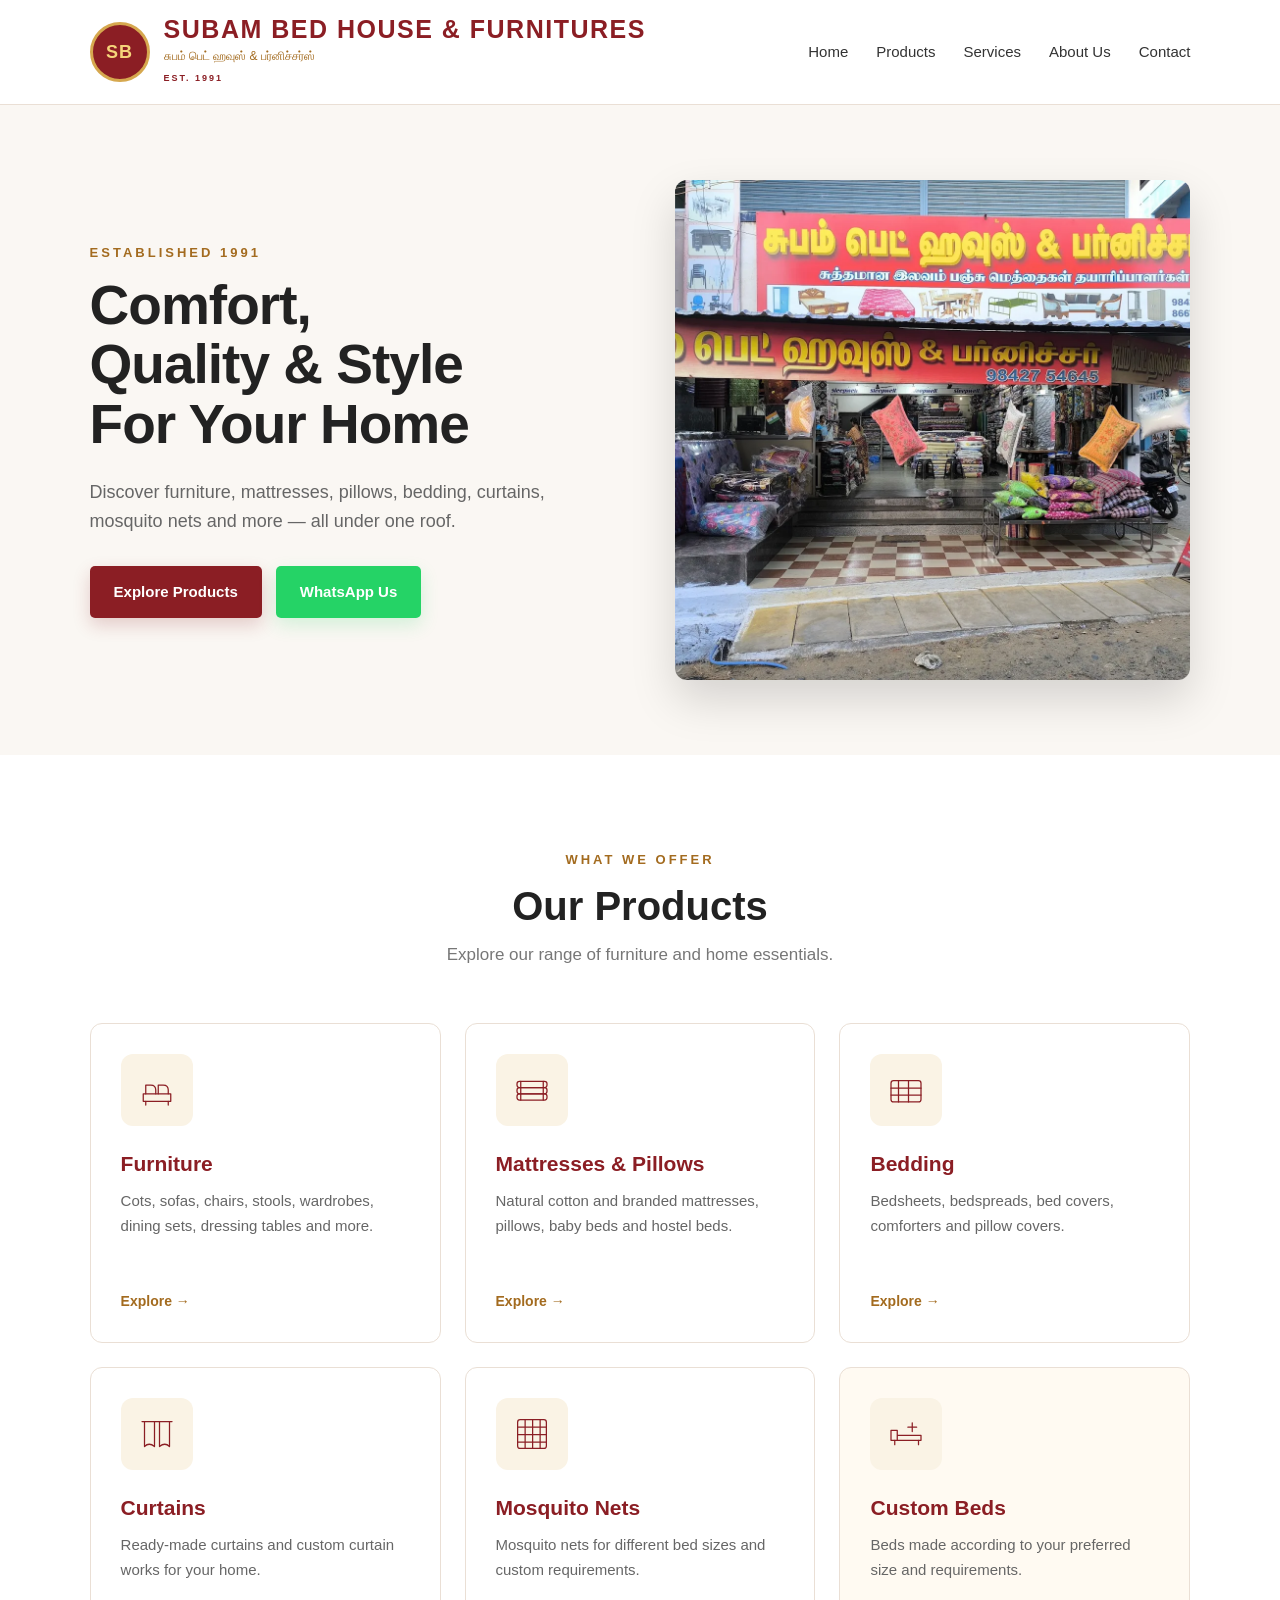
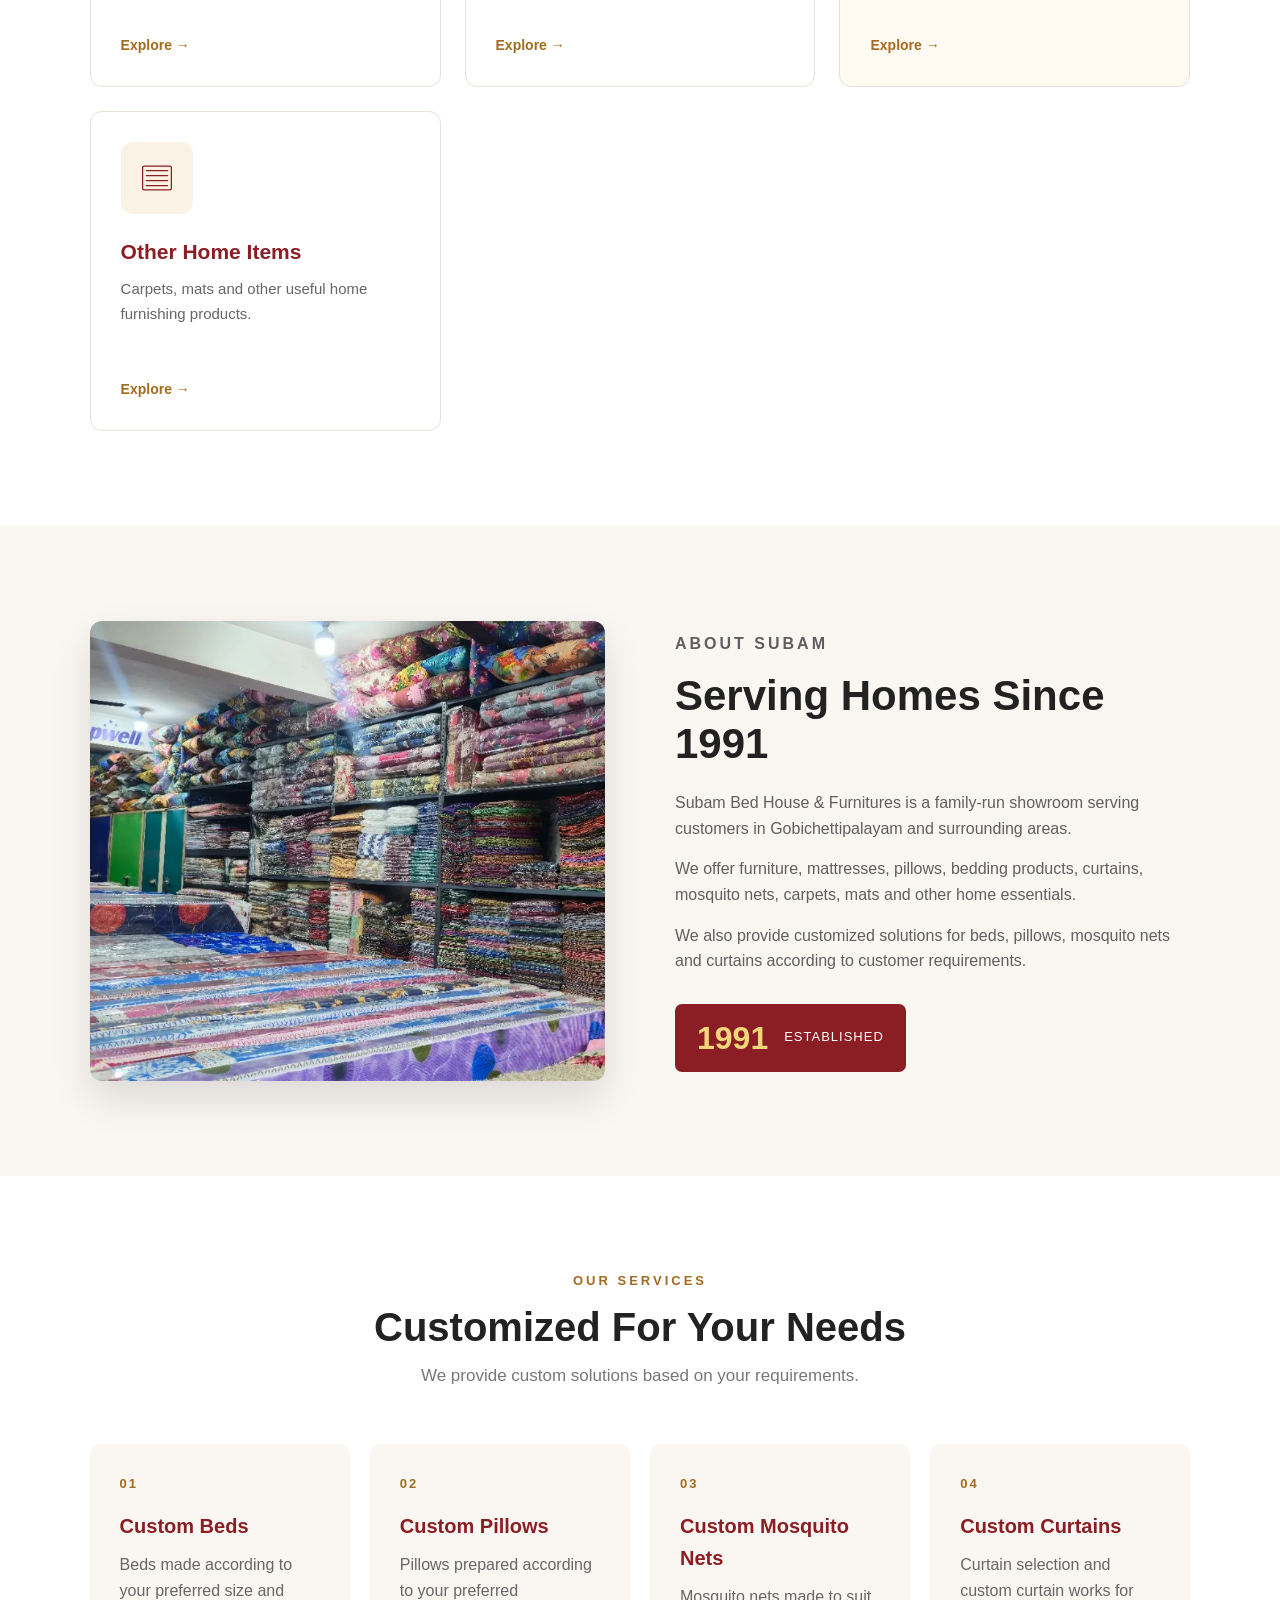
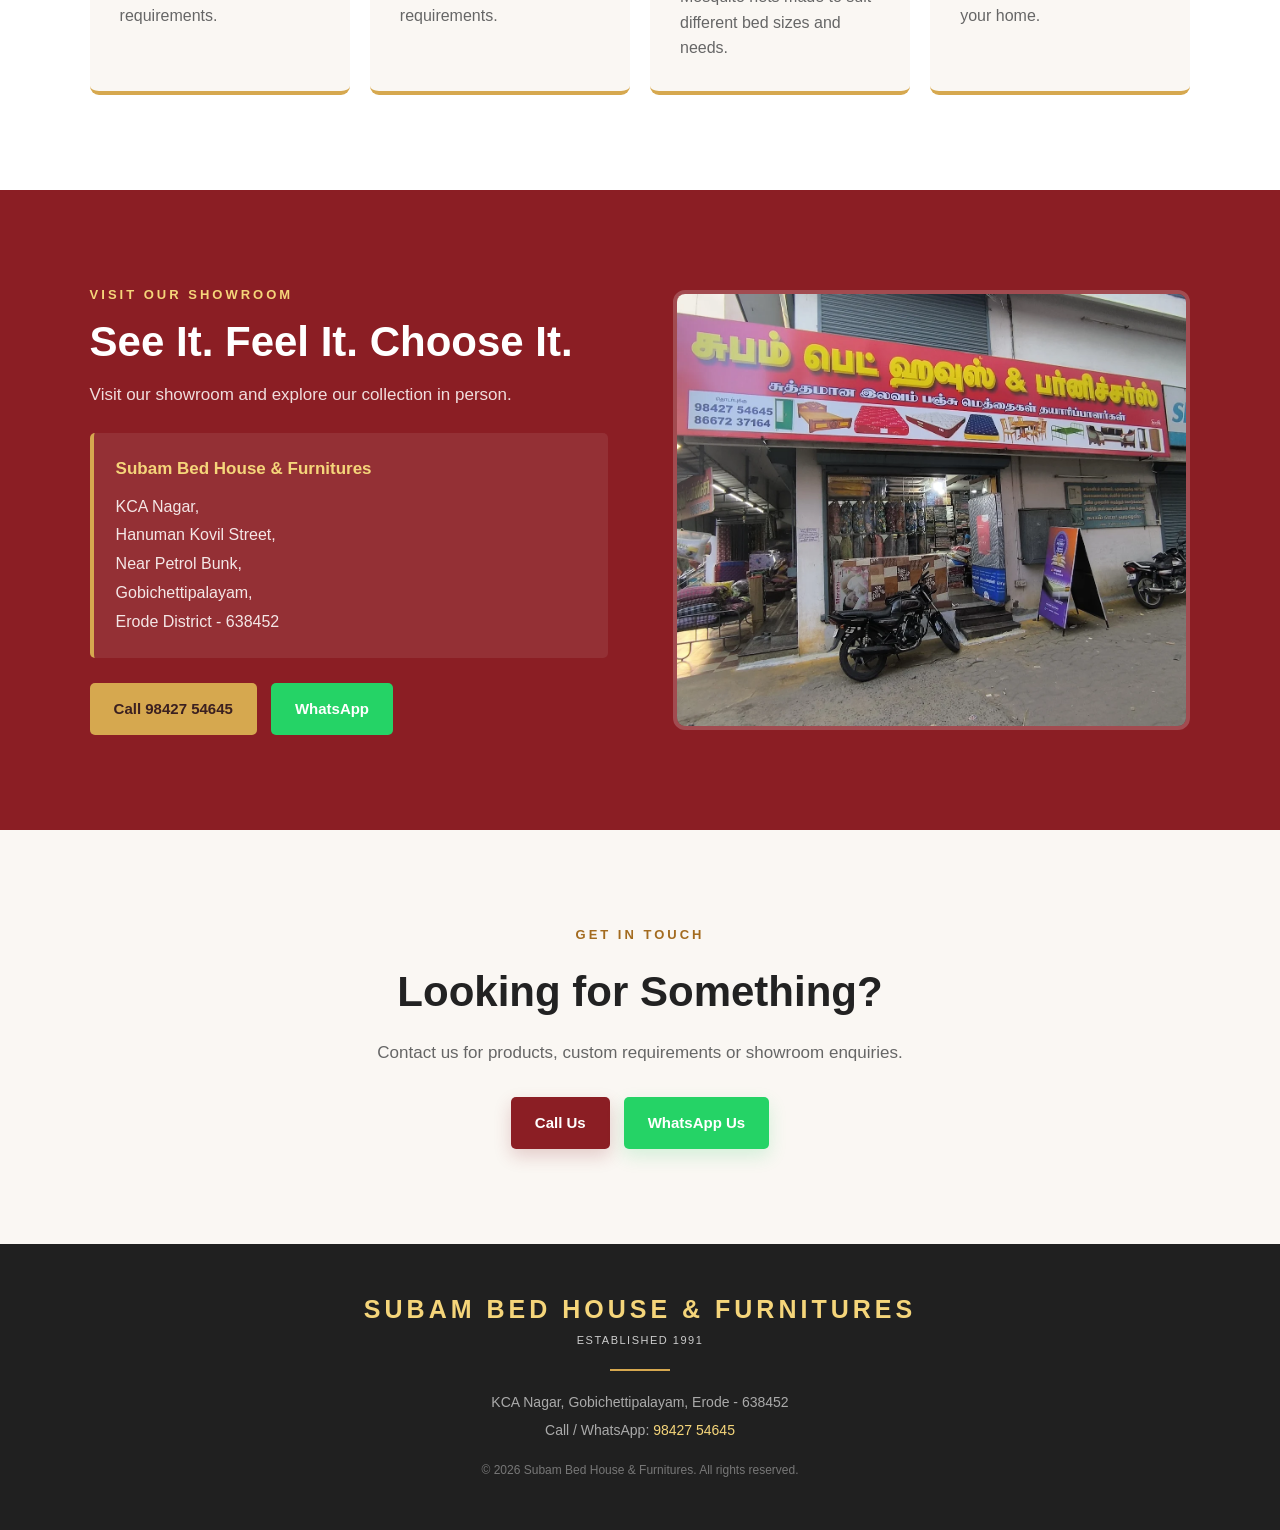
<file: index.html>
<!DOCTYPE html>
<html lang="en">

<head>
    <meta charset="UTF-8">
    <meta name="viewport" content="width=device-width, initial-scale=1.0">

    <title>Subam Bed House & Furnitures | Gobichettipalayam</title>

    <meta name="description"
          content="Subam Bed House & Furnitures - Furniture, mattresses, pillows, bedding, curtains, mosquito nets and other home essentials in Gobichettipalayam. Established 1991.">

    <link rel="stylesheet" href="css/style.css">
</head>

<body>

    <!-- =========================
         HEADER
    ========================== -->
    <header class="header">

        <div class="brand">

            <a href="#home" class="brand-link">

                <div class="brand-icon">
                    <span>SB</span>
                </div>

                <div class="brand-text">

                    <h1>SUBAM BED HOUSE &amp; FURNITURES</h1>

                    <p class="brand-tamil">
                        சுபம் பெட் ஹவுஸ் &amp; பர்னிச்சர்ஸ்
                    </p>

                    <span class="established-badge">
                        EST. 1991
                    </span>

                </div>

            </a>

        </div>


        <nav class="navigation">

            <a href="#home">Home</a>

            <a href="products.html">Products</a>

            <a href="#services">Services</a>

            <a href="#about">About Us</a>

            <a href="#contact">Contact</a>

        </nav>

    </header>


    <!-- =========================
         HERO SECTION
    ========================== -->
    <main>

        <section id="home" class="hero">

            <div class="hero-content">

                <p class="section-label">
                    ESTABLISHED 1991
                </p>

                <h2>
                    Comfort,<br>
                    Quality &amp; Style<br>
                    For Your Home
                </h2>

                <p class="hero-description">
                    Discover furniture, mattresses, pillows,
                    bedding, curtains, mosquito nets and more —
                    all under one roof.
                </p>


                <div class="hero-buttons">

                    <a href="products.html"
                       class="button primary-button">
                        Explore Products
                    </a>

                    <a href="https://wa.me/919842754645"
                       class="button whatsapp-button"
                       target="_blank"
                       rel="noopener">
                        WhatsApp Us
                    </a>

                </div>

            </div>


            <div class="hero-image">

                <img src="images/showroom-front.webp"
                     alt="Subam Bed House & Furnitures showroom">

            </div>

        </section>


        <!-- =========================
             PRODUCTS
        ========================== -->
        <section id="products" class="section products-section">

            <div class="section-heading">

                <p class="section-label">
                    WHAT WE OFFER
                </p>

                <h2>
                    Our Products
                </h2>

                <p>
                    Explore our range of furniture and
                    home essentials.
                </p>

            </div>


            <div class="product-grid">


                <!-- Furniture -->

                <article class="product-card">

                    <div class="product-icon">

                        <svg viewBox="0 0 64 64" aria-hidden="true">
                            <path d="M10 38h44v12H10z"/>
                            <path d="M14 38V24h8c5 0 8 3 8 8v6"/>
                            <path d="M34 38V24h8c5 0 8 3 8 8v6"/>
                            <path d="M14 50v6M50 50v6"/>
                        </svg>

                    </div>

                    <h3>
                        Furniture
                    </h3>

                    <p>
                        Cots, sofas, chairs, stools, wardrobes,
                        dining sets, dressing tables and more.
                    </p>

                    <a href="products.html#furniture"
                       class="view-link">
                        Explore →
                    </a>

                </article>


                <!-- Mattresses & Pillows -->

                <article class="product-card">

                    <div class="product-icon">

                        <svg viewBox="0 0 64 64" aria-hidden="true">
                            <rect x="8" y="18" width="48" height="10" rx="4"/>
                            <rect x="8" y="28" width="48" height="10" rx="4"/>
                            <rect x="8" y="38" width="48" height="10" rx="4"/>
                            <path d="M14 18v30M50 18v30"/>
                        </svg>

                    </div>

                    <h3>
                        Mattresses &amp; Pillows
                    </h3>

                    <p>
                        Natural cotton and branded mattresses,
                        pillows, baby beds and hostel beds.
                    </p>

                    <a href="products.html#mattresses"
                       class="view-link">
                        Explore →
                    </a>

                </article>


                <!-- Bedding -->

                <article class="product-card">

                    <div class="product-icon">

                        <svg viewBox="0 0 64 64" aria-hidden="true">
                            <rect x="8" y="17" width="48" height="34" rx="4"/>
                            <path d="M8 29h48"/>
                            <path d="M8 40h48"/>
                            <path d="M20 17v34"/>
                            <path d="M36 17v34"/>
                        </svg>

                    </div>

                    <h3>
                        Bedding
                    </h3>

                    <p>
                        Bedsheets, bedspreads, bed covers,
                        comforters and pillow covers.
                    </p>

                    <a href="products.html#bedding"
                       class="view-link">
                        Explore →
                    </a>

                </article>


                <!-- Curtains -->

                <article class="product-card">

                    <div class="product-icon">

                        <svg viewBox="0 0 64 64" aria-hidden="true">
                            <path d="M8 12h48"/>
                            <path d="M12 12v40c5-5 10-5 16 0V12"/>
                            <path d="M36 12v40c6-5 11-5 16 0V12"/>
                        </svg>

                    </div>

                    <h3>
                        Curtains
                    </h3>

                    <p>
                        Ready-made curtains and custom
                        curtain works for your home.
                    </p>

                    <a href="products.html#curtains"
                       class="view-link">
                        Explore →
                    </a>

                </article>


                <!-- Mosquito Nets -->

                <article class="product-card">

                    <div class="product-icon">

                        <svg viewBox="0 0 64 64" aria-hidden="true">
                            <rect x="9" y="9" width="46" height="46" rx="4"/>
                            <path d="M9 21h46M9 33h46M9 45h46"/>
                            <path d="M21 9v46M33 9v46M45 9v46"/>
                        </svg>

                    </div>

                    <h3>
                        Mosquito Nets
                    </h3>

                    <p>
                        Mosquito nets for different bed
                        sizes and custom requirements.
                    </p>

                    <a href="products.html#mosquito-nets"
                       class="view-link">
                        Explore →
                    </a>

                </article>


                <!-- Custom Beds -->

                <article class="product-card custom-card">

                    <div class="product-icon">

                        <svg viewBox="0 0 64 64" aria-hidden="true">
                            <path d="M8 42V26h10v16M18 34h38v8M8 42h48"/>
                            <path d="M14 42v7M52 42v7"/>
                            <path d="M42 14v14M35 21h14"/>
                        </svg>

                    </div>

                    <h3>
                        Custom Beds
                    </h3>

                    <p>
                        Beds made according to your
                        preferred size and requirements.
                    </p>

                    <a href="products.html#custom-beds"
                       class="view-link">
                        Explore →
                    </a>

                </article>


                <!-- Other Home Items -->

                <article class="product-card">

                    <div class="product-icon">

                        <svg viewBox="0 0 64 64" aria-hidden="true">
                            <rect x="9" y="13" width="46" height="38" rx="3"/>
                            <path d="M15 20h34M15 28h34M15 36h34M15 44h34"/>
                        </svg>

                    </div>

                    <h3>
                        Other Home Items
                    </h3>

                    <p>
                        Carpets, mats and other useful
                        home furnishing products.
                    </p>

                    <a href="products.html#other-items"
                       class="view-link">
                        Explore →
                    </a>

                </article>

            </div>

        </section>


        <!-- =========================
             ABOUT
        ========================== -->
        <section id="about" class="about-section">

            <div class="about-image">

                <img src="images/showroom-inside.webp"
                     alt="Inside Subam Bed House & Furnitures showroom">

            </div>


            <div class="about-content">

                <p class="section-label">
                    ABOUT SUBAM
                </p>

                <h2>
                    Serving Homes Since 1991
                </h2>

                <p>
                    Subam Bed House &amp; Furnitures is a
                    family-run showroom serving customers
                    in Gobichettipalayam and surrounding areas.
                </p>

                <p>
                    We offer furniture, mattresses, pillows,
                    bedding products, curtains, mosquito nets,
                    carpets, mats and other home essentials.
                </p>

                <p>
                    We also provide customized solutions
                    for beds, pillows, mosquito nets and
                    curtains according to customer requirements.
                </p>


                <div class="experience-box">

                    <strong>1991</strong>

                    <span>
                        Established
                    </span>

                </div>

            </div>

        </section>


        <!-- =========================
             SERVICES
        ========================== -->
        <section id="services" class="section services-section">

            <div class="section-heading">

                <p class="section-label">
                    OUR SERVICES
                </p>

                <h2>
                    Customized For Your Needs
                </h2>

                <p>
                    We provide custom solutions based on
                    your requirements.
                </p>

            </div>


            <div class="service-grid">


                <article class="service-card">

                    <div class="service-number">
                        01
                    </div>

                    <h3>
                        Custom Beds
                    </h3>

                    <p>
                        Beds made according to your
                        preferred size and requirements.
                    </p>

                </article>


                <article class="service-card">

                    <div class="service-number">
                        02
                    </div>

                    <h3>
                        Custom Pillows
                    </h3>

                    <p>
                        Pillows prepared according to
                        your preferred requirements.
                    </p>

                </article>


                <article class="service-card">

                    <div class="service-number">
                        03
                    </div>

                    <h3>
                        Custom Mosquito Nets
                    </h3>

                    <p>
                        Mosquito nets made to suit
                        different bed sizes and needs.
                    </p>

                </article>


                <article class="service-card">

                    <div class="service-number">
                        04
                    </div>

                    <h3>
                        Custom Curtains
                    </h3>

                    <p>
                        Curtain selection and custom
                        curtain works for your home.
                    </p>

                </article>

            </div>

        </section>


        <!-- =========================
             SHOWROOM
        ========================== -->
        <section class="showroom-section">

            <div class="showroom-content">

                <p class="section-label">
                    VISIT OUR SHOWROOM
                </p>

                <h2>
                    See It. Feel It. Choose It.
                </h2>

                <p class="showroom-description">
                    Visit our showroom and explore our
                    collection in person.
                </p>


                <div class="address-card">

                    <strong>
                        Subam Bed House &amp; Furnitures
                    </strong>

                    <p>
                        KCA Nagar,<br>
                        Hanuman Kovil Street,<br>
                        Near Petrol Bunk,<br>
                        Gobichettipalayam,<br>
                        Erode District - 638452
                    </p>

                </div>


                <div class="showroom-buttons">

                    <a href="tel:+919842754645"
                       class="button primary-button">
                        Call 98427 54645
                    </a>

                    <a href="https://wa.me/919842754645"
                       class="button whatsapp-button"
                       target="_blank"
                       rel="noopener">
                        WhatsApp
                    </a>

                </div>

            </div>


            <div class="showroom-image">

                <img src="images/showroom-side.webp"
                     alt="Subam Bed House & Furnitures showroom">

            </div>

        </section>


        <!-- =========================
             CONTACT
        ========================== -->
        <section id="contact" class="contact-section">

            <p class="section-label">
                GET IN TOUCH
            </p>

            <h2>
                Looking for Something?
            </h2>

            <p>
                Contact us for products, custom requirements
                or showroom enquiries.
            </p>


            <div class="contact-buttons">

                <a href="tel:+919842754645"
                   class="button primary-button">
                    Call Us
                </a>

                <a href="https://wa.me/919842754645"
                   class="button whatsapp-button"
                   target="_blank"
                   rel="noopener">
                    WhatsApp Us
                </a>

            </div>

        </section>

    </main>


    <!-- =========================
         FOOTER
    ========================== -->
    <footer class="footer">

        <div class="footer-brand">

            <h3>
                SUBAM BED HOUSE &amp; FURNITURES
            </h3>

            <p>
                ESTABLISHED 1991
            </p>

        </div>


        <div class="footer-divider"></div>


        <p>
            KCA Nagar, Gobichettipalayam,
            Erode - 638452
        </p>

        <p>
            Call / WhatsApp:
            <a href="tel:+919842754645">
                98427 54645
            </a>
        </p>


        <p class="copyright">
            © <span id="current-year"></span>
            Subam Bed House &amp; Furnitures.
            All rights reserved.
        </p>

    </footer>


    <script src="js/app.js"></script>

</body>

</html>
</file>
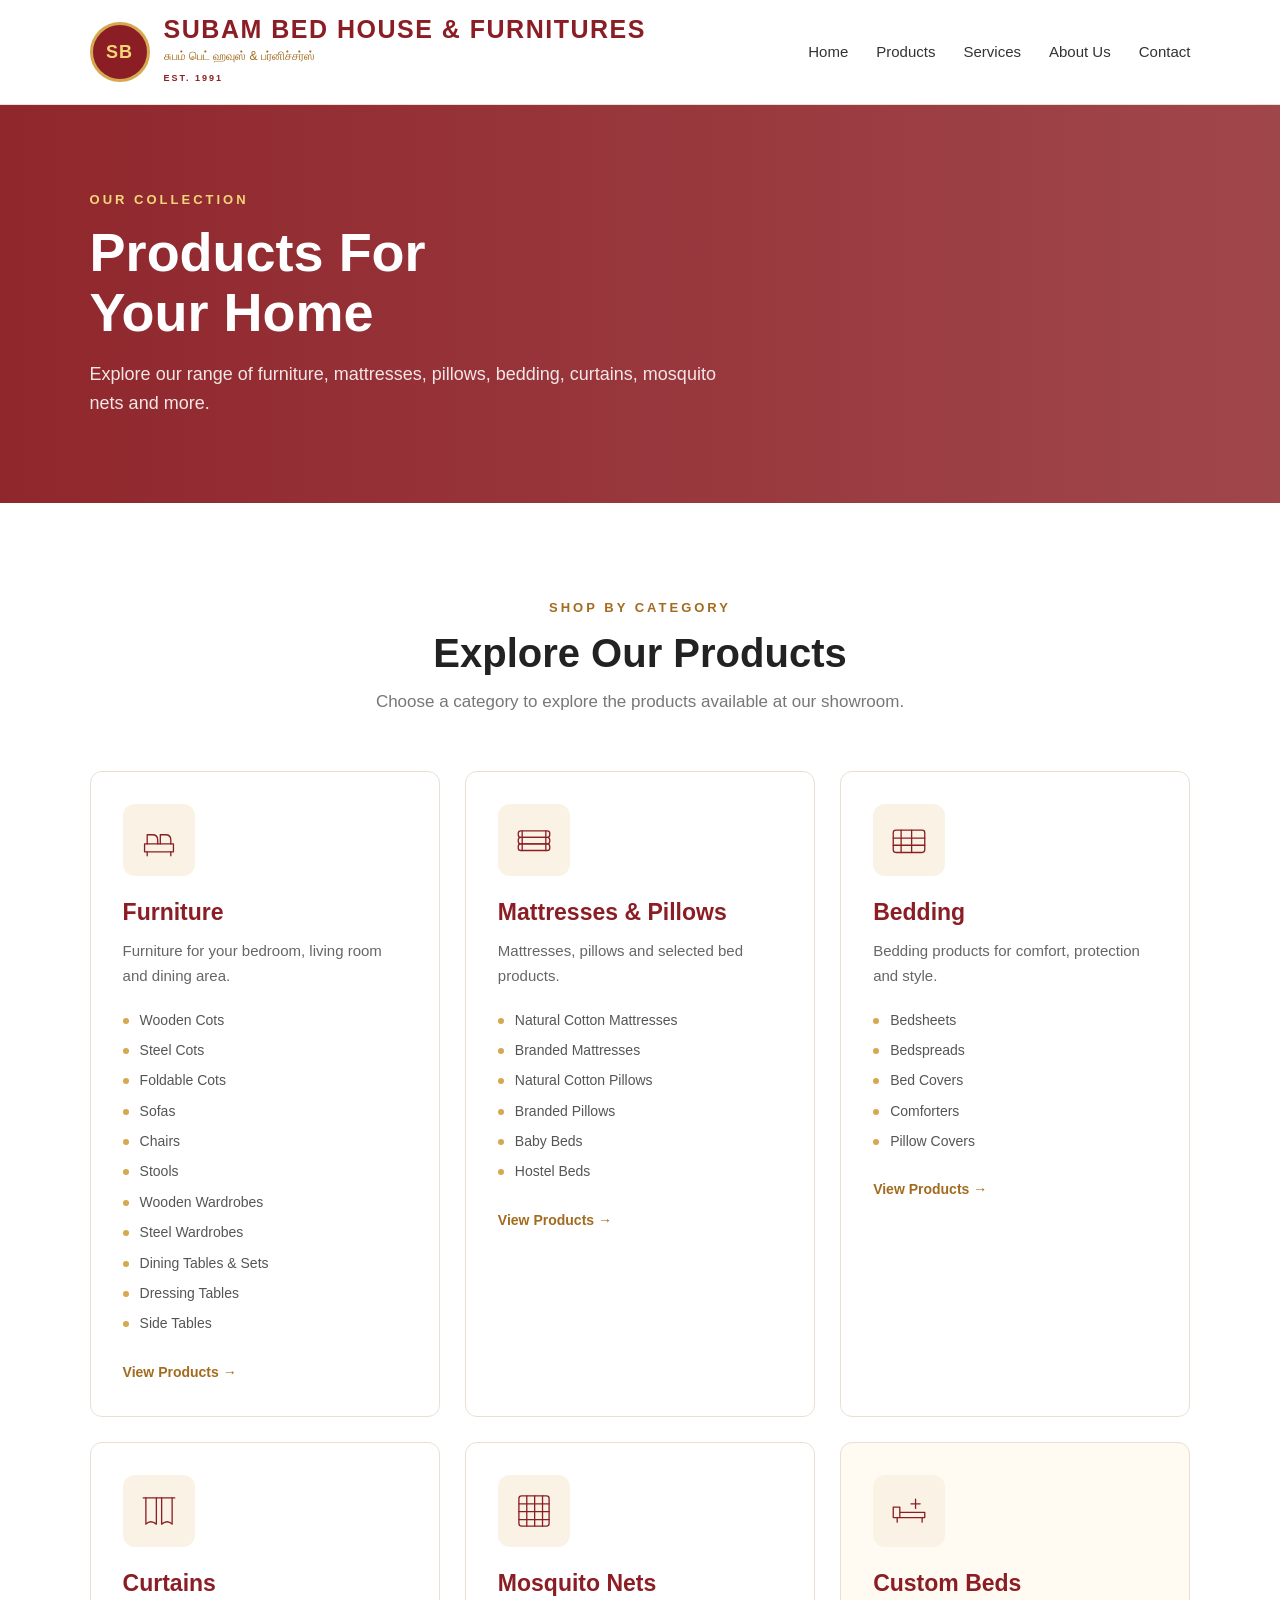
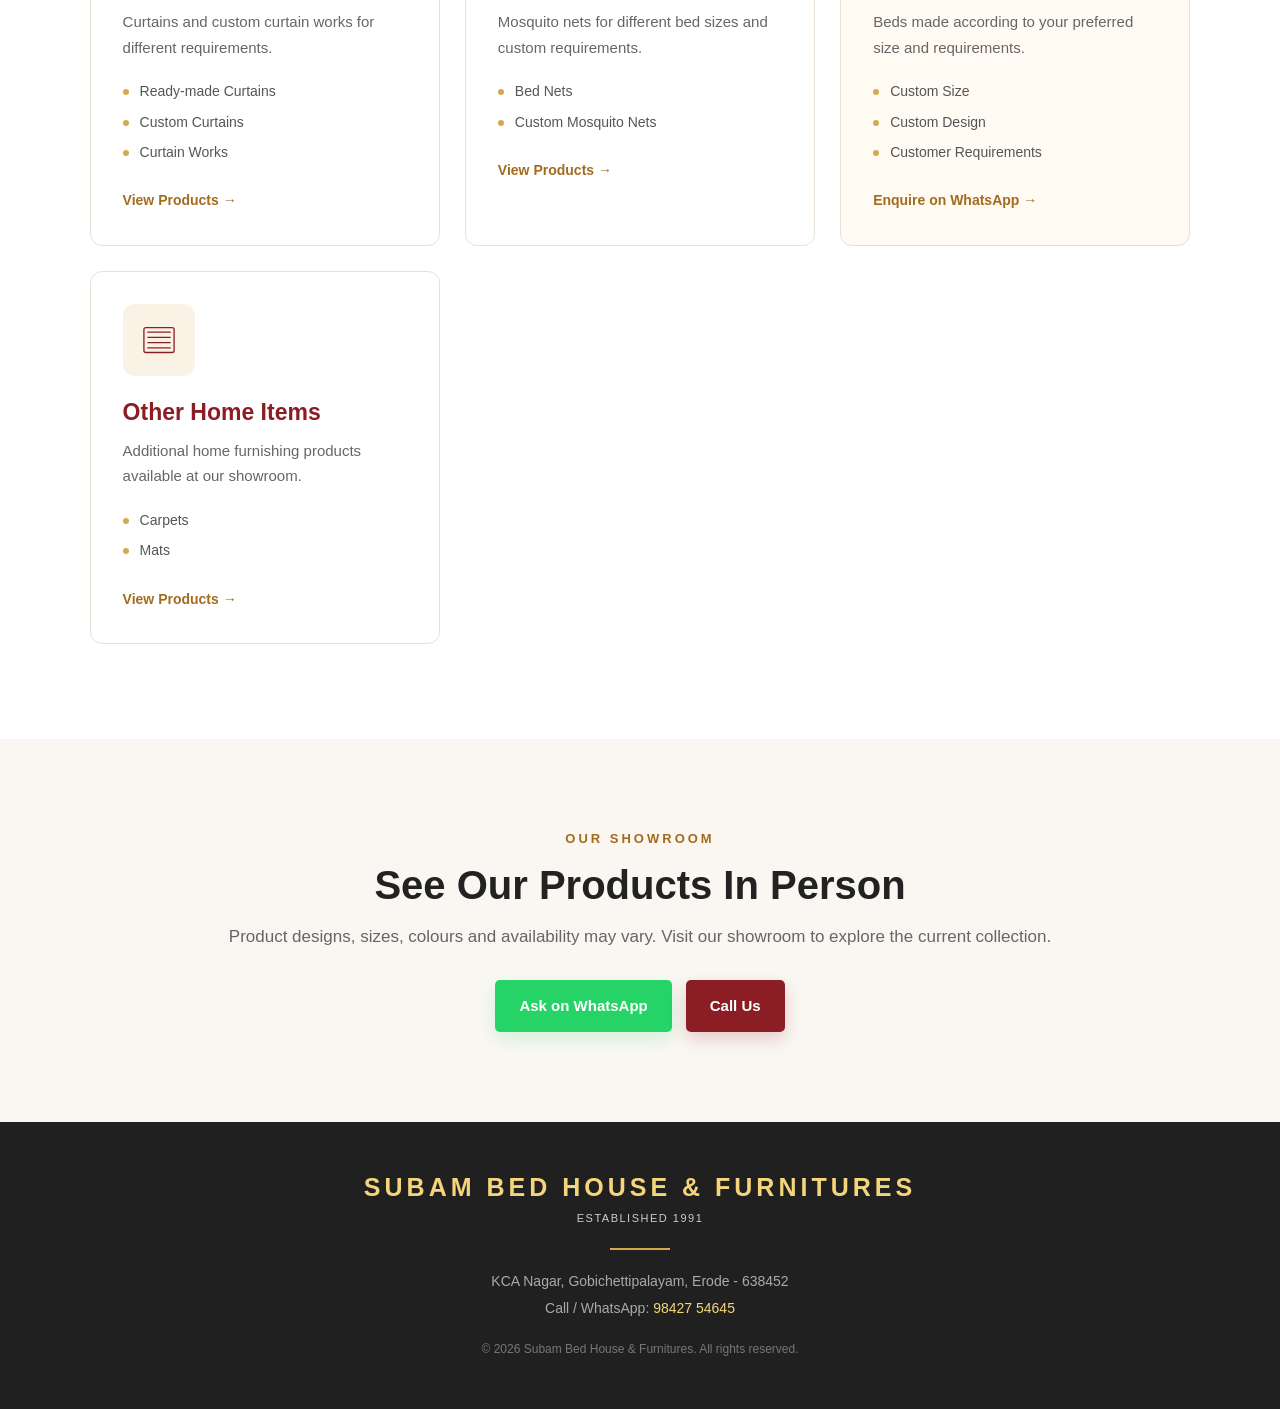
<file: products.html>
<!DOCTYPE html>
<html lang="en">

<head>
    <meta charset="UTF-8">
    <meta name="viewport" content="width=device-width, initial-scale=1.0">

    <title>Products | Subam Bed House & Furnitures</title>

    <meta name="description"
          content="Explore furniture, mattresses, pillows, bedding, curtains, mosquito nets, custom beds and other home items from Subam Bed House & Furnitures.">

    <link rel="stylesheet" href="css/style.css">
</head>

<body>

    <!-- =========================
         HEADER
    ========================== -->
    <header class="header">

        <div class="brand">

            <a href="index.html" class="brand-link">

                <div class="brand-icon">
                    <span>SB</span>
                </div>

                <div class="brand-text">

                    <h1>SUBAM BED HOUSE &amp; FURNITURES</h1>

                    <p class="brand-tamil">
                        சுபம் பெட் ஹவுஸ் &amp; பர்னிச்சர்ஸ்
                    </p>

                    <span class="established-badge">
                        EST. 1991
                    </span>

                </div>

            </a>

        </div>


        <nav class="navigation">

            <a href="index.html">Home</a>

            <a href="products.html">Products</a>

            <a href="index.html#services">Services</a>

            <a href="index.html#about">About Us</a>

            <a href="index.html#contact">Contact</a>

        </nav>

    </header>


    <!-- =========================
         PRODUCTS PAGE
    ========================== -->
    <main>

        <section class="catalogue-hero">

            <div class="catalogue-hero-content">

                <p class="section-label">
                    OUR COLLECTION
                </p>

                <h2>
                    Products For<br>
                    Your Home
                </h2>

                <p>
                    Explore our range of furniture,
                    mattresses, pillows, bedding,
                    curtains, mosquito nets and more.
                </p>

            </div>

        </section>


        <!-- =========================
             CATEGORY SECTION
        ========================== -->
        <section class="catalogue-section">

            <div class="section-heading">

                <p class="section-label">
                    SHOP BY CATEGORY
                </p>

                <h2>
                    Explore Our Products
                </h2>

                <p>
                    Choose a category to explore the
                    products available at our showroom.
                </p>

            </div>


            <div class="catalogue-grid">


                <!-- =========================
                     FURNITURE
                ========================== -->
                <article class="catalogue-card"
                         id="furniture">

                    <div class="catalogue-icon">

                        <svg viewBox="0 0 64 64" aria-hidden="true">
                            <path d="M10 38h44v12H10z"/>
                            <path d="M14 38V24h8c5 0 8 3 8 8v6"/>
                            <path d="M34 38V24h8c5 0 8 3 8 8v6"/>
                            <path d="M14 50v6M50 50v6"/>
                        </svg>

                    </div>


                    <h3>
                        Furniture
                    </h3>

                    <p>
                        Furniture for your bedroom, living room
                        and dining area.
                    </p>


                    <div class="catalogue-items">

                        <span>Wooden Cots</span>

                        <span>Steel Cots</span>

                        <span>Foldable Cots</span>

                        <span>Sofas</span>

                        <span>Chairs</span>

                        <span>Stools</span>

                        <span>Wooden Wardrobes</span>

                        <span>Steel Wardrobes</span>

                        <span>Dining Tables &amp; Sets</span>

                        <span>Dressing Tables</span>

                        <span>Side Tables</span>

                    </div>


                    <a href="#furniture"
                       class="catalogue-link">
                        View Products →
                    </a>

                </article>


                <!-- =========================
                     MATTRESSES & PILLOWS
                ========================== -->
                <article class="catalogue-card"
                         id="mattresses">

                    <div class="catalogue-icon">

                        <svg viewBox="0 0 64 64" aria-hidden="true">
                            <rect x="8" y="18" width="48" height="10" rx="4"/>
                            <rect x="8" y="28" width="48" height="10" rx="4"/>
                            <rect x="8" y="38" width="48" height="10" rx="4"/>
                            <path d="M14 18v30M50 18v30"/>
                        </svg>

                    </div>


                    <h3>
                        Mattresses &amp; Pillows
                    </h3>

                    <p>
                        Mattresses, pillows and selected
                        bed products.
                    </p>


                    <div class="catalogue-items">

                        <span>Natural Cotton Mattresses</span>

                        <span>Branded Mattresses</span>

                        <span>Natural Cotton Pillows</span>

                        <span>Branded Pillows</span>

                        <span>Baby Beds</span>

                        <span>Hostel Beds</span>

                    </div>


                    <a href="#mattresses"
                       class="catalogue-link">
                        View Products →
                    </a>

                </article>


                <!-- =========================
                     BEDDING
                ========================== -->
                <article class="catalogue-card"
                         id="bedding">

                    <div class="catalogue-icon">

                        <svg viewBox="0 0 64 64" aria-hidden="true">
                            <rect x="8" y="17" width="48" height="34" rx="4"/>
                            <path d="M8 29h48"/>
                            <path d="M8 40h48"/>
                            <path d="M20 17v34"/>
                            <path d="M36 17v34"/>
                        </svg>

                    </div>


                    <h3>
                        Bedding
                    </h3>

                    <p>
                        Bedding products for comfort,
                        protection and style.
                    </p>


                    <div class="catalogue-items">

                        <span>Bedsheets</span>

                        <span>Bedspreads</span>

                        <span>Bed Covers</span>

                        <span>Comforters</span>

                        <span>Pillow Covers</span>

                    </div>


                    <a href="#bedding"
                       class="catalogue-link">
                        View Products →
                    </a>

                </article>


                <!-- =========================
                     CURTAINS
                ========================== -->
                <article class="catalogue-card"
                         id="curtains">

                    <div class="catalogue-icon">

                        <svg viewBox="0 0 64 64" aria-hidden="true">
                            <path d="M8 12h48"/>
                            <path d="M12 12v40c5-5 10-5 16 0V12"/>
                            <path d="M36 12v40c6-5 11-5 16 0V12"/>
                        </svg>

                    </div>


                    <h3>
                        Curtains
                    </h3>

                    <p>
                        Curtains and custom curtain works
                        for different requirements.
                    </p>


                    <div class="catalogue-items">

                        <span>Ready-made Curtains</span>

                        <span>Custom Curtains</span>

                        <span>Curtain Works</span>

                    </div>


                    <a href="#curtains"
                       class="catalogue-link">
                        View Products →
                    </a>

                </article>


                <!-- =========================
                     MOSQUITO NETS
                ========================== -->
                <article class="catalogue-card"
                         id="mosquito-nets">

                    <div class="catalogue-icon">

                        <svg viewBox="0 0 64 64" aria-hidden="true">
                            <rect x="9" y="9" width="46" height="46" rx="4"/>
                            <path d="M9 21h46M9 33h46M9 45h46"/>
                            <path d="M21 9v46M33 9v46M45 9v46"/>
                        </svg>

                    </div>


                    <h3>
                        Mosquito Nets
                    </h3>

                    <p>
                        Mosquito nets for different bed
                        sizes and custom requirements.
                    </p>


                    <div class="catalogue-items">

                        <span>Bed Nets</span>

                        <span>Custom Mosquito Nets</span>

                    </div>


                    <a href="#mosquito-nets"
                       class="catalogue-link">
                        View Products →
                    </a>

                </article>


                <!-- =========================
                     CUSTOM BEDS
                ========================== -->
                <article class="catalogue-card custom-catalogue-card"
                         id="custom-beds">

                    <div class="catalogue-icon">

                        <svg viewBox="0 0 64 64" aria-hidden="true">
                            <path d="M8 42V26h10v16M18 34h38v8M8 42h48"/>
                            <path d="M14 42v7M52 42v7"/>
                            <path d="M42 14v14M35 21h14"/>
                        </svg>

                    </div>


                    <h3>
                        Custom Beds
                    </h3>

                    <p>
                        Beds made according to your
                        preferred size and requirements.
                    </p>


                    <div class="catalogue-items">

                        <span>Custom Size</span>

                        <span>Custom Design</span>

                        <span>Customer Requirements</span>

                    </div>


                    <a href="https://wa.me/919842754645"
                       class="catalogue-link"
                       target="_blank"
                       rel="noopener">
                        Enquire on WhatsApp →
                    </a>

                </article>


                <!-- =========================
                     OTHER HOME ITEMS
                ========================== -->
                <article class="catalogue-card"
                         id="other-items">

                    <div class="catalogue-icon">

                        <svg viewBox="0 0 64 64" aria-hidden="true">
                            <rect x="9" y="13" width="46" height="38" rx="3"/>
                            <path d="M15 20h34"/>
                            <path d="M15 28h34"/>
                            <path d="M15 36h34"/>
                            <path d="M15 44h34"/>
                        </svg>

                    </div>


                    <h3>
                        Other Home Items
                    </h3>

                    <p>
                        Additional home furnishing products
                        available at our showroom.
                    </p>


                    <div class="catalogue-items">

                        <span>Carpets</span>

                        <span>Mats</span>

                    </div>


                    <a href="#other-items"
                       class="catalogue-link">
                        View Products →
                    </a>

                </article>

            </div>

        </section>


        <!-- =========================
             PRODUCT INFORMATION
        ========================== -->
        <section class="catalogue-info-section">

            <div class="catalogue-info">

                <p class="section-label">
                    OUR SHOWROOM
                </p>

                <h2>
                    See Our Products In Person
                </h2>

                <p>
                    Product designs, sizes, colours and
                    availability may vary. Visit our showroom
                    to explore the current collection.
                </p>


                <div class="catalogue-info-buttons">

                    <a href="https://wa.me/919842754645"
                       class="button whatsapp-button"
                       target="_blank"
                       rel="noopener">
                        Ask on WhatsApp
                    </a>

                    <a href="tel:+919842754645"
                       class="button primary-button">
                        Call Us
                    </a>

                </div>

            </div>

        </section>

    </main>


    <!-- =========================
         FOOTER
    ========================== -->
    <footer class="footer">

        <div class="footer-brand">

            <h3>
                SUBAM BED HOUSE &amp; FURNITURES
            </h3>

            <p>
                ESTABLISHED 1991
            </p>

        </div>


        <div class="footer-divider"></div>


        <p>
            KCA Nagar, Gobichettipalayam,
            Erode - 638452
        </p>

        <p>
            Call / WhatsApp:
            <a href="tel:+919842754645">
                98427 54645
            </a>
        </p>


        <p class="copyright">
            © <span id="current-year"></span>
            Subam Bed House &amp; Furnitures.
            All rights reserved.
        </p>

    </footer>


    <script src="js/app.js"></script>

</body>

</html>
</file>
<file: css/style.css>
/* =========================
   GLOBAL
========================= */

* {
    margin: 0;
    padding: 0;
    box-sizing: border-box;
}

html {
    scroll-behavior: smooth;
}

body {
    font-family: Arial, Helvetica, sans-serif;
    color: #222222;
    background-color: #ffffff;
    line-height: 1.6;
}

img {
    display: block;
    max-width: 100%;
}

a {
    color: inherit;
}


/* =========================
   HEADER
========================= */

.header {
    display: flex;
    justify-content: space-between;
    align-items: center;
    gap: 30px;

    padding: 16px 7%;

    background-color: #ffffff;
    border-bottom: 1px solid #eadfd5;

    position: sticky;
    top: 0;
    z-index: 1000;
}


/* Brand */

.brand-link {
    display: flex;
    align-items: center;
    gap: 14px;

    text-decoration: none;
}

.brand-icon {
    width: 60px;
    height: 60px;

    display: flex;
    align-items: center;
    justify-content: center;

    flex-shrink: 0;

    background-color: #8b1e24;
    border: 3px solid #d6a84f;
    border-radius: 50%;

    color: #f5d57a;

    font-weight: bold;
    font-size: 18px;
    letter-spacing: 1px;
}


.brand-text h1 {
    margin: 0;

    color: #8b1e24;

    font-size: 25px;
    line-height: 1.1;

    letter-spacing: 1.5px;

    white-space: nowrap;
}


.brand-tamil {
    margin-top: 5px;

    color: #a36b1f;

    font-size: 12px;
    line-height: 1.2;
}


.established-badge {
    display: inline-block;

    margin-top: 5px;

    color: #8b1e24;

    font-size: 9px;
    font-weight: bold;

    letter-spacing: 2px;
}


/* =========================
   NAVIGATION
========================= */

.navigation {
    display: flex;
    align-items: center;
    gap: 28px;
}

.navigation a {
    text-decoration: none;

    color: #333333;

    font-size: 15px;
    font-weight: 500;

    transition: color 0.25s ease;
}

.navigation a:hover {
    color: #8b1e24;
}


/* =========================
   HERO
========================= */

.hero {
    display: flex;
    align-items: center;

    gap: 70px;

    min-height: 650px;

    padding: 70px 7%;

    background-color: #faf7f3;
}

.hero-content {
    flex: 1;
}

.section-label {
    margin-bottom: 12px;

    color: #a36b1f;

    font-size: 13px;
    font-weight: bold;

    letter-spacing: 3px;
}

.hero h2 {
    margin-bottom: 24px;

    color: #222222;

    font-size: 55px;

    line-height: 1.08;

    letter-spacing: -1px;
}

.hero-description {
    max-width: 560px;

    margin-bottom: 30px;

    color: #666666;

    font-size: 18px;
}

.hero-buttons {
    display: flex;

    flex-wrap: wrap;

    gap: 14px;
}


/* =========================
   BUTTONS
========================= */

.button {
    display: inline-block;

    padding: 14px 24px;

    border-radius: 5px;

    text-decoration: none;

    font-size: 15px;
    font-weight: bold;

    transition:
        transform 0.25s ease,
        background-color 0.25s ease,
        box-shadow 0.25s ease;
}

.button:hover {
    transform: translateY(-2px);
}

.primary-button {
    background-color: #8b1e24;

    color: #ffffff;

    box-shadow: 0 7px 18px rgba(139, 30, 36, 0.2);
}

.primary-button:hover {
    background-color: #6f171c;
}

.whatsapp-button {
    background-color: #25d366;

    color: #ffffff;

    box-shadow: 0 7px 18px rgba(37, 211, 102, 0.18);
}

.whatsapp-button:hover {
    background-color: #1da851;
}


/* =========================
   HERO IMAGE
========================= */

.hero-image {
    flex: 1;
}

.hero-image img {
    width: 100%;
    height: 500px;

    object-fit: cover;

    border-radius: 12px;

    box-shadow: 0 20px 45px rgba(0, 0, 0, 0.15);
}


/* =========================
   GENERAL SECTION
========================= */

.section {
    padding: 95px 7%;
}

.section-heading {
    max-width: 720px;

    margin: 0 auto 55px;

    text-align: center;
}

.section-heading h2 {
    margin-bottom: 12px;

    color: #222222;

    font-size: 40px;

    line-height: 1.15;
}

.section-heading > p:last-child {
    color: #777777;

    font-size: 17px;
}


/* =========================
   PRODUCTS
========================= */

.products-section {
    background-color: #ffffff;
}

.product-grid {
    display: grid;

    grid-template-columns: repeat(3, 1fr);

    gap: 25px;
}

/* =========================
   PRODUCTS
========================= */

.products-section {
    background-color: #ffffff;
}


.product-grid {
    display: grid;

    grid-template-columns: repeat(3, 1fr);

    gap: 24px;
}


.product-card {
    display: flex;

    flex-direction: column;

    min-height: 320px;

    padding: 30px;

    background-color: #ffffff;

    border: 1px solid #eadfd5;

    border-radius: 12px;

    transition:
        transform 0.3s ease,
        box-shadow 0.3s ease,
        border-color 0.3s ease;
}


.product-card:hover {
    transform: translateY(-6px);

    border-color: #d6a84f;

    box-shadow: 0 14px 30px rgba(0, 0, 0, 0.08);
}


.product-icon {
    width: 72px;

    height: 72px;

    display: flex;

    align-items: center;

    justify-content: center;

    margin-bottom: 24px;

    background-color: #faf3e5;

    border-radius: 12px;
}


.product-icon svg {
    width: 40px;

    height: 40px;

    fill: none;

    stroke: #8b1e24;

    stroke-width: 2;

    stroke-linecap: round;

    stroke-linejoin: round;
}


.product-card h3 {
    margin-bottom: 10px;

    color: #8b1e24;

    font-size: 21px;

    line-height: 1.3;
}


.product-card p {
    margin-bottom: 20px;

    color: #666666;

    font-size: 15px;

    line-height: 1.7;
}


.view-link {
    margin-top: auto;

    color: #a36b1f;

    text-decoration: none;

    font-size: 14px;

    font-weight: bold;
}


.view-link:hover {
    color: #8b1e24;

    text-decoration: underline;
}


.custom-card {
    background-color: #fffaf2;
}

.view-link {
    color: #a36b1f;

    text-decoration: none;

    font-size: 14px;
    font-weight: bold;
}

.view-link:hover {
    color: #8b1e24;

    text-decoration: underline;
}


/* =========================
   ABOUT
========================= */

.about-section {
    display: flex;
    align-items: center;

    gap: 70px;

    padding: 95px 7%;

    background-color: #faf7f3;
}

.about-image,
.about-content {
    flex: 1;
}

.about-image img {
    width: 100%;
    height: 460px;

    object-fit: cover;

    border-radius: 12px;

    box-shadow: 0 18px 40px rgba(0, 0, 0, 0.12);
}

.about-content h2 {
    margin-bottom: 22px;

    color: #222222;

    font-size: 42px;

    line-height: 1.15;
}

.about-content > p {
    margin-bottom: 15px;

    color: #5f5f5f;

    font-size: 16px;
}

.experience-box {
    display: flex;
    align-items: center;

    gap: 16px;

    margin-top: 30px;

    padding: 18px 22px;

    width: fit-content;

    background-color: #8b1e24;

    border-radius: 7px;

    color: white;
}

.experience-box strong {
    color: #f5d57a;

    font-size: 32px;

    line-height: 1;
}

.experience-box span {
    font-size: 13px;

    letter-spacing: 1px;

    text-transform: uppercase;
}


/* =========================
   SERVICES
========================= */

.services-section {
    background-color: #ffffff;
}

.service-grid {
    display: grid;

    grid-template-columns: repeat(4, 1fr);

    gap: 20px;
}

.service-card {
    padding: 30px;

    background-color: #faf7f3;

    border-radius: 9px;

    border-bottom: 4px solid #d6a84f;
}

.service-number {
    margin-bottom: 15px;

    color: #a36b1f;

    font-size: 13px;
    font-weight: bold;

    letter-spacing: 2px;
}

.service-card h3 {
    margin-bottom: 10px;

    color: #8b1e24;

    font-size: 20px;
}

.service-card p {
    color: #666666;
}


/* =========================
   SHOWROOM
========================= */

.showroom-section {
    display: flex;
    align-items: center;

    gap: 65px;

    padding: 95px 7%;

    background-color: #8b1e24;

    color: white;
}

.showroom-content,
.showroom-image {
    flex: 1;
}

.showroom-content .section-label {
    color: #f5d57a;
}

.showroom-content h2 {
    margin-bottom: 15px;

    font-size: 42px;

    line-height: 1.15;
}

.showroom-description {
    margin-bottom: 25px;

    color: #f0dddd;

    font-size: 17px;
}

.address-card {
    margin-bottom: 25px;

    padding: 22px;

    background-color: rgba(255, 255, 255, 0.08);

    border-left: 4px solid #d6a84f;

    border-radius: 5px;
}

.address-card strong {
    display: block;

    margin-bottom: 10px;

    color: #f5d57a;

    font-size: 17px;
}

.address-card p {
    color: #f4e6e6;

    line-height: 1.8;
}

.showroom-buttons {
    display: flex;

    flex-wrap: wrap;

    gap: 14px;
}

.showroom-section .primary-button {
    background-color: #d6a84f;

    color: #3b2020;

    box-shadow: none;
}

.showroom-section .primary-button:hover {
    background-color: #e5bd6f;
}

.showroom-section .whatsapp-button {
    box-shadow: none;
}

.showroom-image img {
    width: 100%;
    height: 440px;

    object-fit: cover;

    border-radius: 12px;

    border: 4px solid rgba(255, 255, 255, 0.2);
}


/* =========================
   CONTACT
========================= */

.contact-section {
    padding: 95px 7%;

    text-align: center;

    background-color: #faf7f3;
}

.contact-section h2 {
    margin-bottom: 14px;

    font-size: 42px;
}

.contact-section > p:not(.section-label) {
    margin-bottom: 30px;

    color: #666666;

    font-size: 17px;
}

.contact-buttons {
    display: flex;

    justify-content: center;

    gap: 14px;

    flex-wrap: wrap;
}


/* =========================
   FOOTER
========================= */

.footer {
    padding: 45px 7%;

    text-align: center;

    background-color: #202020;

    color: #ffffff;
}

.footer-brand h3 {
    color: #f5d57a;

    font-size: 25px;

    letter-spacing: 4px;
}

.footer-brand p {
    margin-top: 3px;

    color: #cccccc;

    font-size: 11px;

    letter-spacing: 1.5px;
}

.footer-divider {
    width: 60px;
    height: 2px;

    margin: 20px auto;

    background-color: #d6a84f;
}

.footer > p {
    margin-bottom: 5px;

    color: #aaaaaa;

    font-size: 14px;
}

.footer a {
    color: #f5d57a;

    text-decoration: none;
}

.footer a:hover {
    text-decoration: underline;
}

.footer .copyright {
    margin-top: 20px;

    color: #777777;

    font-size: 12px;
}


/* =========================
   TABLET
========================= */

@media (max-width: 1000px) {

    .header {
        padding: 15px 5%;
    }

    .navigation {
        gap: 18px;
    }

    .hero {
        gap: 40px;

        padding: 60px 5%;
    }

    .hero h2 {
        font-size: 46px;
    }

    .section,
    .about-section,
    .showroom-section {
        padding-left: 5%;
        padding-right: 5%;
    }

    .product-grid {
        grid-template-columns: repeat(2, 1fr);
    }

    .service-grid {
        grid-template-columns: repeat(2, 1fr);
    }
}


/* =========================
   MOBILE
========================= */

@media (max-width: 750px) {

    .header {
        position: relative;

        flex-direction: column;

        align-items: flex-start;

        padding: 18px 5%;

        gap: 18px;
    }


    .brand-text h1 {
        font-size: 19px;

        letter-spacing: 1px;

        white-space: nowrap;
    }


    .navigation {
        width: 100%;

        justify-content: center;

        flex-wrap: wrap;

        gap: 14px 20px;
    }


    .hero {
        flex-direction: column;

        text-align: center;

        padding-top: 55px;

        padding-bottom: 55px;
    }


    .hero-content {
        width: 100%;
    }


    .hero h2 {
        font-size: 39px;
    }


    .hero-description {
        margin-left: auto;

        margin-right: auto;
    }


    .hero-buttons {
        justify-content: center;
    }


    .hero-image {
        width: 100%;
    }


    .hero-image img {
        height: 340px;
    }


    .about-section {
        flex-direction: column;
    }


    .about-image,
    .about-content {
        width: 100%;
    }


    .about-image img {
        height: 360px;
    }


    .about-content h2 {
        font-size: 36px;
    }


    .showroom-section {
        flex-direction: column;
    }


    .showroom-content,
    .showroom-image {
        width: 100%;
    }


    .showroom-image img {
        height: 340px;
    }

    .product-grid {
    grid-template-columns: 1fr;
}
}


/* =========================
   SMALL MOBILE
========================= */

@media (max-width: 520px) {

    .brand-text h1 {
        font-size: 15px;

        letter-spacing: 0.7px;
    }


    .brand-text h2 {
        display: none;
    }


    .brand-tamil {
        font-size: 10px;
    }


    .brand-icon {
        width: 52px;

        height: 52px;

        font-size: 15px;
    }


    .navigation a {
        font-size: 13px;
    }


    .hero h2 {
        font-size: 33px;
    }


    .section-heading h2,
    .contact-section h2 {
        font-size: 33px;
    }


    .product-grid,
    .service-grid {
        grid-template-columns: 1fr;
    }


    .product-card p {
        min-height: auto;
    }


    .showroom-content h2 {
        font-size: 34px;
    }


    .showroom-buttons {
        flex-direction: column;

        align-items: stretch;
    }


    .showroom-buttons .button {
        text-align: center;
    }
}

/* =========================
   PRODUCT CATALOGUE
========================= */

.catalogue-hero {
    padding: 85px 7%;

    background:
        linear-gradient(
            90deg,
            rgba(139, 30, 36, 0.96),
            rgba(139, 30, 36, 0.82)
        );

    color: #ffffff;
}


.catalogue-hero-content {
    max-width: 750px;
}


.catalogue-hero .section-label {
    color: #f5d57a;
}


.catalogue-hero h2 {
    margin-bottom: 18px;

    font-size: 54px;

    line-height: 1.1;
}


.catalogue-hero p:not(.section-label) {
    max-width: 650px;

    color: #f4e6e6;

    font-size: 18px;
}


.catalogue-section {
    padding: 95px 7%;

    background-color: #ffffff;
}


.catalogue-grid {
    display: grid;

    grid-template-columns: repeat(3, 1fr);

    gap: 25px;
}


.catalogue-card {
    padding: 32px;

    background-color: #ffffff;

    border: 1px solid #eadfd5;

    border-radius: 12px;

    transition:
        transform 0.3s ease,
        box-shadow 0.3s ease,
        border-color 0.3s ease;
}


.catalogue-card:hover {
    transform: translateY(-6px);

    border-color: #d6a84f;

    box-shadow: 0 15px 35px rgba(0, 0, 0, 0.08);
}


.catalogue-icon {
    width: 72px;

    height: 72px;

    display: flex;

    align-items: center;

    justify-content: center;

    margin-bottom: 22px;

    background-color: #faf3e5;

    border-radius: 12px;
}


.catalogue-icon svg {
    width: 42px;

    height: 42px;

    fill: none;

    stroke: #8b1e24;

    stroke-width: 2;

    stroke-linecap: round;

    stroke-linejoin: round;
}


.catalogue-card h3 {
    margin-bottom: 10px;

    color: #8b1e24;

    font-size: 23px;

    line-height: 1.3;
}


.catalogue-card > p {
    margin-bottom: 20px;

    color: #666666;

    font-size: 15px;

    line-height: 1.7;
}


.catalogue-items {
    display: flex;

    flex-direction: column;

    gap: 8px;

    margin-bottom: 24px;
}


.catalogue-items span {
    position: relative;

    padding-left: 17px;

    color: #555555;

    font-size: 14px;
}


.catalogue-items span::before {
    content: "";

    position: absolute;

    left: 0;

    top: 9px;

    width: 6px;

    height: 6px;

    background-color: #d6a84f;

    border-radius: 50%;
}


.catalogue-link {
    display: inline-block;

    color: #a36b1f;

    text-decoration: none;

    font-size: 14px;

    font-weight: bold;
}


.catalogue-link:hover {
    color: #8b1e24;

    text-decoration: underline;
}


.custom-catalogue-card {
    background-color: #fffaf2;
}


.catalogue-info-section {
    padding: 90px 7%;

    background-color: #faf7f3;
}


.catalogue-info {
    max-width: 850px;

    margin: 0 auto;

    text-align: center;
}


.catalogue-info h2 {
    margin-bottom: 15px;

    color: #222222;

    font-size: 40px;

    line-height: 1.15;
}


.catalogue-info > p:not(.section-label) {
    margin-bottom: 30px;

    color: #666666;

    font-size: 17px;
}


.catalogue-info-buttons {
    display: flex;

    justify-content: center;

    gap: 14px;

    flex-wrap: wrap;
}


/* =========================
   CATALOGUE RESPONSIVE
========================= */

@media (max-width: 1000px) {

    .catalogue-section {
        padding-left: 5%;

        padding-right: 5%;
    }


    .catalogue-grid {
        grid-template-columns: repeat(2, 1fr);
    }


    .catalogue-hero {
        padding-left: 5%;

        padding-right: 5%;
    }

}


@media (max-width: 750px) {

    .catalogue-grid {
        grid-template-columns: 1fr;
    }


    .catalogue-hero h2 {
        font-size: 42px;
    }


    .catalogue-info h2 {
        font-size: 34px;
    }

}


@media (max-width: 520px) {

    .catalogue-hero {
        padding-top: 60px;

        padding-bottom: 60px;
    }


    .catalogue-hero h2 {
        font-size: 34px;
    }


    .catalogue-card {
        padding: 26px;
    }


    .catalogue-info-buttons {
        flex-direction: column;

        align-items: stretch;
    }


    .catalogue-info-buttons .button {
        text-align: center;
    }

}
</file>
